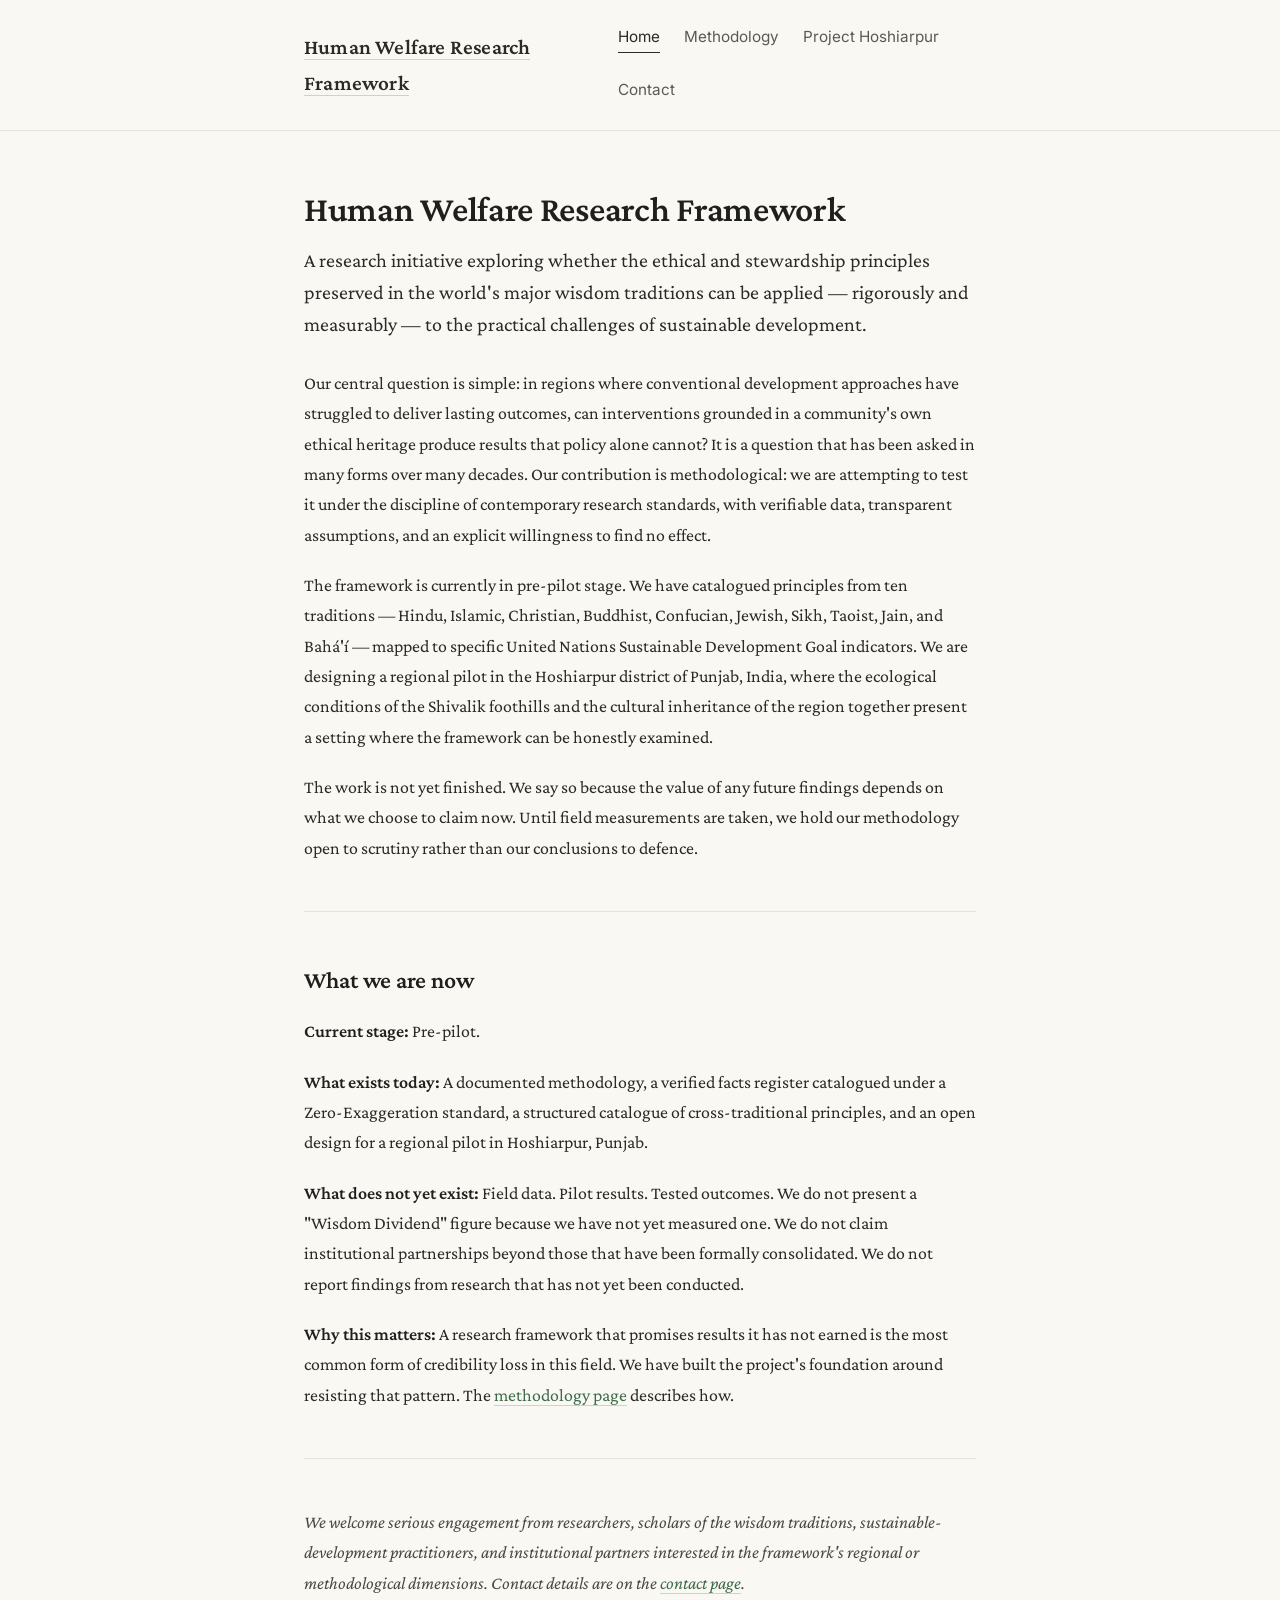
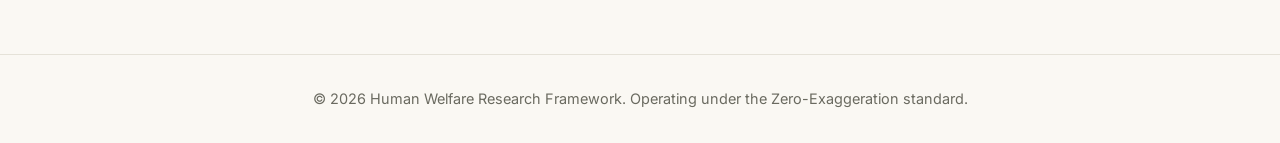
<file: index.html>
<!DOCTYPE html>
<html lang="en">
<head>
<meta charset="UTF-8">
<meta name="viewport" content="width=device-width, initial-scale=1.0">
<meta name="description" content="The Human Welfare Research Framework is a research initiative exploring whether the ethical and stewardship principles of the world's major wisdom traditions can be applied — rigorously and measurably — to the practical challenges of sustainable development.">
<title>Human Welfare Research Framework</title>
<link rel="preconnect" href="https://fonts.googleapis.com">
<link rel="preconnect" href="https://fonts.gstatic.com" crossorigin>
<link href="https://fonts.googleapis.com/css2?family=Crimson+Pro:wght@400;600&family=Inter:wght@400;500&display=swap" rel="stylesheet">
<link rel="stylesheet" href="style.css">
</head>
<body>

<header class="site-header">
  <div class="container">
    <div class="site-title"><a href="index.html">Human Welfare Research Framework</a></div>
    <nav class="site-nav">
      <a href="index.html" class="active">Home</a>
      <a href="methodology.html">Methodology</a>
      <a href="hoshiarpur.html">Project Hoshiarpur</a>
      <a href="contact.html">Contact</a>
    </nav>
  </div>
</header>

<main class="container">

  <h1>Human Welfare Research Framework</h1>

  <p class="lead">A research initiative exploring whether the ethical and stewardship principles preserved in the world's major wisdom traditions can be applied — rigorously and measurably — to the practical challenges of sustainable development.</p>

  <p>Our central question is simple: in regions where conventional development approaches have struggled to deliver lasting outcomes, can interventions grounded in a community's own ethical heritage produce results that policy alone cannot? It is a question that has been asked in many forms over many decades. Our contribution is methodological: we are attempting to test it under the discipline of contemporary research standards, with verifiable data, transparent assumptions, and an explicit willingness to find no effect.</p>

  <p>The framework is currently in pre-pilot stage. We have catalogued principles from ten traditions — Hindu, Islamic, Christian, Buddhist, Confucian, Jewish, Sikh, Taoist, Jain, and Bahá'í — mapped to specific United Nations Sustainable Development Goal indicators. We are designing a regional pilot in the Hoshiarpur district of Punjab, India, where the ecological conditions of the Shivalik foothills and the cultural inheritance of the region together present a setting where the framework can be honestly examined.</p>

  <p>The work is not yet finished. We say so because the value of any future findings depends on what we choose to claim now. Until field measurements are taken, we hold our methodology open to scrutiny rather than our conclusions to defence.</p>

  <hr class="section-break">

  <h2>What we are now</h2>

  <p><strong>Current stage:</strong> Pre-pilot.</p>

  <p><strong>What exists today:</strong> A documented methodology, a verified facts register catalogued under a Zero-Exaggeration standard, a structured catalogue of cross-traditional principles, and an open design for a regional pilot in Hoshiarpur, Punjab.</p>

  <p><strong>What does not yet exist:</strong> Field data. Pilot results. Tested outcomes. We do not present a "Wisdom Dividend" figure because we have not yet measured one. We do not claim institutional partnerships beyond those that have been formally consolidated. We do not report findings from research that has not yet been conducted.</p>

  <p><strong>Why this matters:</strong> A research framework that promises results it has not earned is the most common form of credibility loss in this field. We have built the project's foundation around resisting that pattern. The <a href="methodology.html">methodology page</a> describes how.</p>

  <hr class="section-break">

  <p class="closing-note">We welcome serious engagement from researchers, scholars of the wisdom traditions, sustainable-development practitioners, and institutional partners interested in the framework's regional or methodological dimensions. Contact details are on the <a href="contact.html">contact page</a>.</p>

</main>

<footer class="site-footer">
  <div class="container">
    <p>© 2026 Human Welfare Research Framework. Operating under the Zero-Exaggeration standard.</p>
  </div>
</footer>

</body>
</html>
</file>
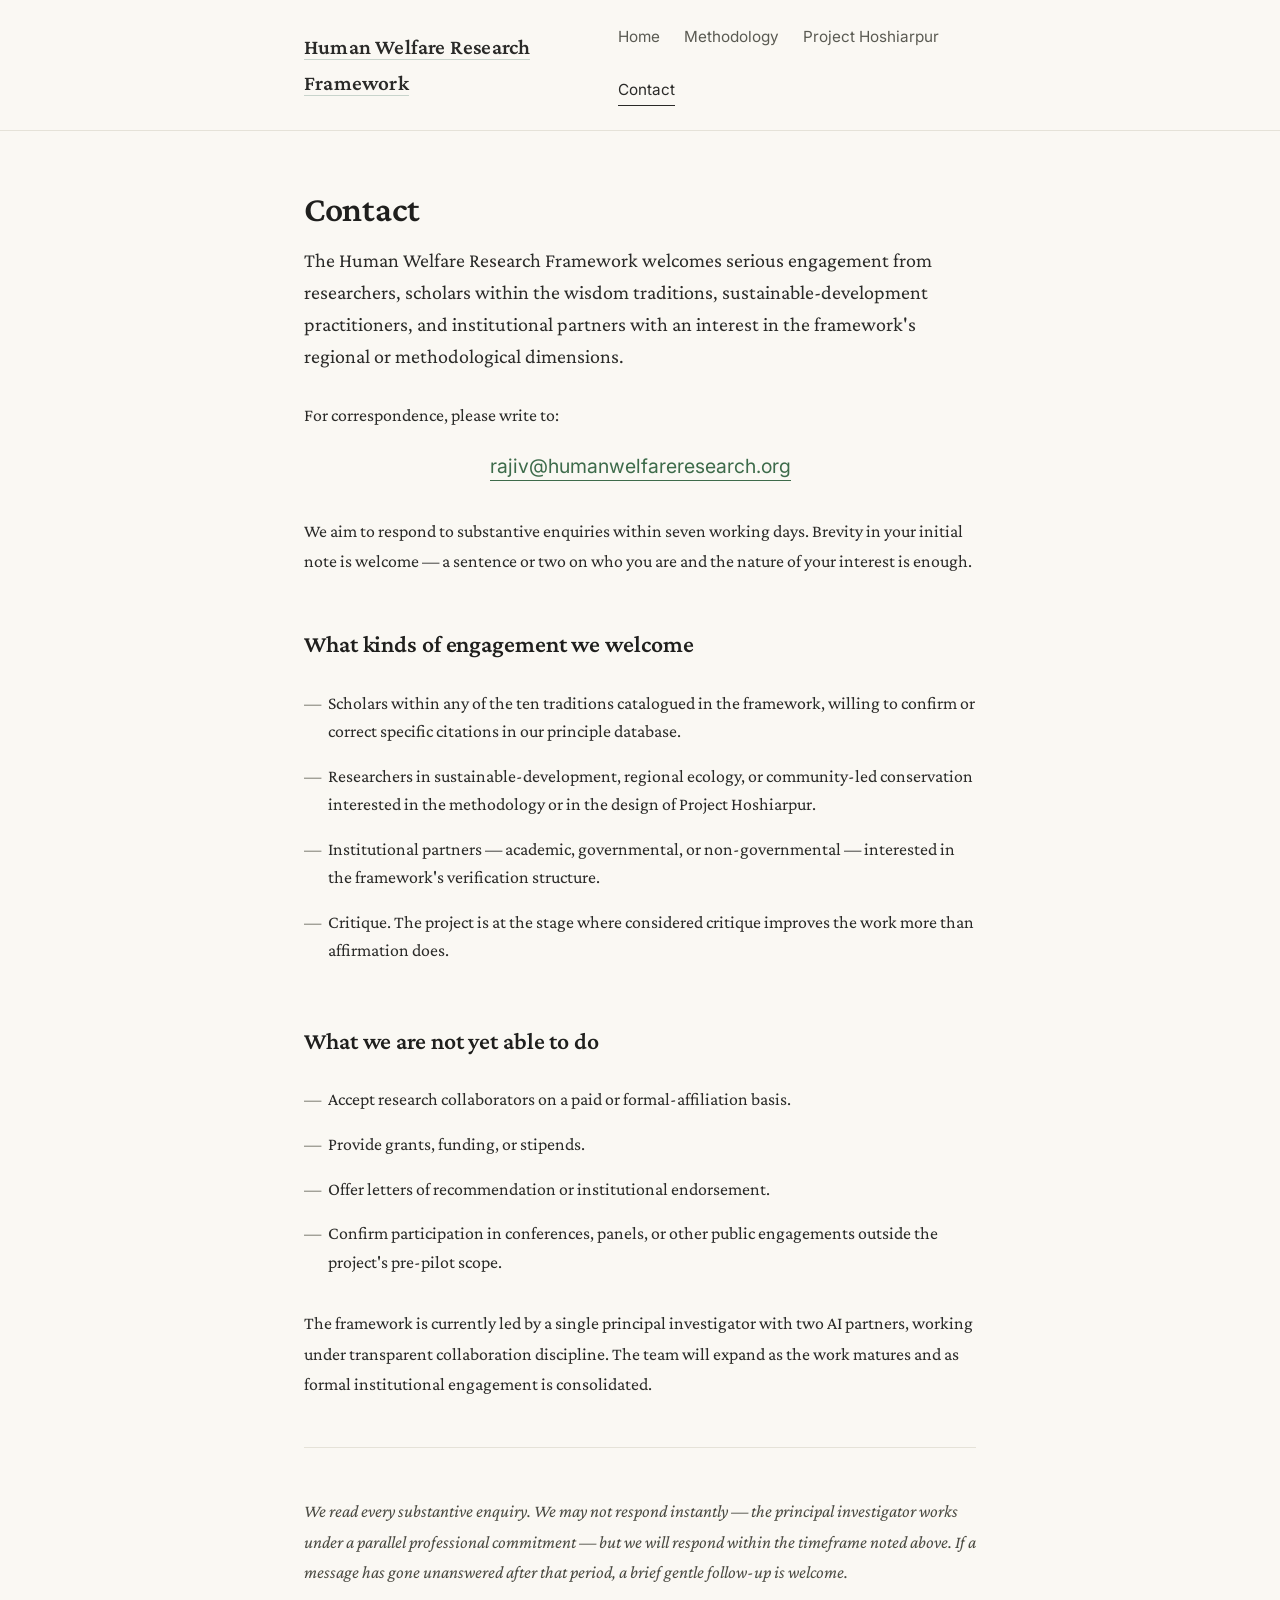
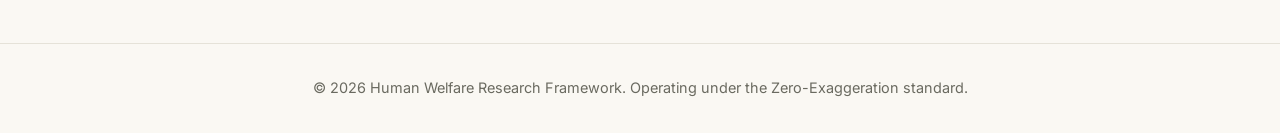
<file: contact.html>
<!DOCTYPE html>
<html lang="en">
<head>
<meta charset="UTF-8">
<meta name="viewport" content="width=device-width, initial-scale=1.0">
<meta name="description" content="Contact the Human Welfare Research Framework. Serious engagement welcome from researchers, scholars within the wisdom traditions, sustainable-development practitioners, and institutional partners.">
<title>Contact — Human Welfare Research Framework</title>
<link rel="preconnect" href="https://fonts.googleapis.com">
<link rel="preconnect" href="https://fonts.gstatic.com" crossorigin>
<link href="https://fonts.googleapis.com/css2?family=Crimson+Pro:wght@400;600&family=Inter:wght@400;500&display=swap" rel="stylesheet">
<link rel="stylesheet" href="style.css">
</head>
<body>

<header class="site-header">
  <div class="container">
    <div class="site-title"><a href="index.html">Human Welfare Research Framework</a></div>
    <nav class="site-nav">
      <a href="index.html">Home</a>
      <a href="methodology.html">Methodology</a>
      <a href="hoshiarpur.html">Project Hoshiarpur</a>
      <a href="contact.html" class="active">Contact</a>
    </nav>
  </div>
</header>

<main class="container">

  <h1>Contact</h1>

  <p class="lead">The Human Welfare Research Framework welcomes serious engagement from researchers, scholars within the wisdom traditions, sustainable-development practitioners, and institutional partners with an interest in the framework's regional or methodological dimensions.</p>

  <p>For correspondence, please write to:</p>

  <p class="email-link"><a href="mailto:rajiv@humanwelfareresearch.org">rajiv@humanwelfareresearch.org</a></p>

  <p>We aim to respond to substantive enquiries within seven working days. Brevity in your initial note is welcome — a sentence or two on who you are and the nature of your interest is enough.</p>

  <h2>What kinds of engagement we welcome</h2>

  <ul class="plain-list">
    <li>Scholars within any of the ten traditions catalogued in the framework, willing to confirm or correct specific citations in our principle database.</li>
    <li>Researchers in sustainable-development, regional ecology, or community-led conservation interested in the methodology or in the design of Project Hoshiarpur.</li>
    <li>Institutional partners — academic, governmental, or non-governmental — interested in the framework's verification structure.</li>
    <li>Critique. The project is at the stage where considered critique improves the work more than affirmation does.</li>
  </ul>

  <h2>What we are not yet able to do</h2>

  <ul class="plain-list">
    <li>Accept research collaborators on a paid or formal-affiliation basis.</li>
    <li>Provide grants, funding, or stipends.</li>
    <li>Offer letters of recommendation or institutional endorsement.</li>
    <li>Confirm participation in conferences, panels, or other public engagements outside the project's pre-pilot scope.</li>
  </ul>

  <p>The framework is currently led by a single principal investigator with two AI partners, working under transparent collaboration discipline. The team will expand as the work matures and as formal institutional engagement is consolidated.</p>

  <hr class="section-break">

  <p class="closing-note">We read every substantive enquiry. We may not respond instantly — the principal investigator works under a parallel professional commitment — but we will respond within the timeframe noted above. If a message has gone unanswered after that period, a brief gentle follow-up is welcome.</p>

</main>

<footer class="site-footer">
  <div class="container">
    <p>© 2026 Human Welfare Research Framework. Operating under the Zero-Exaggeration standard.</p>
  </div>
</footer>

</body>
</html>
</file>
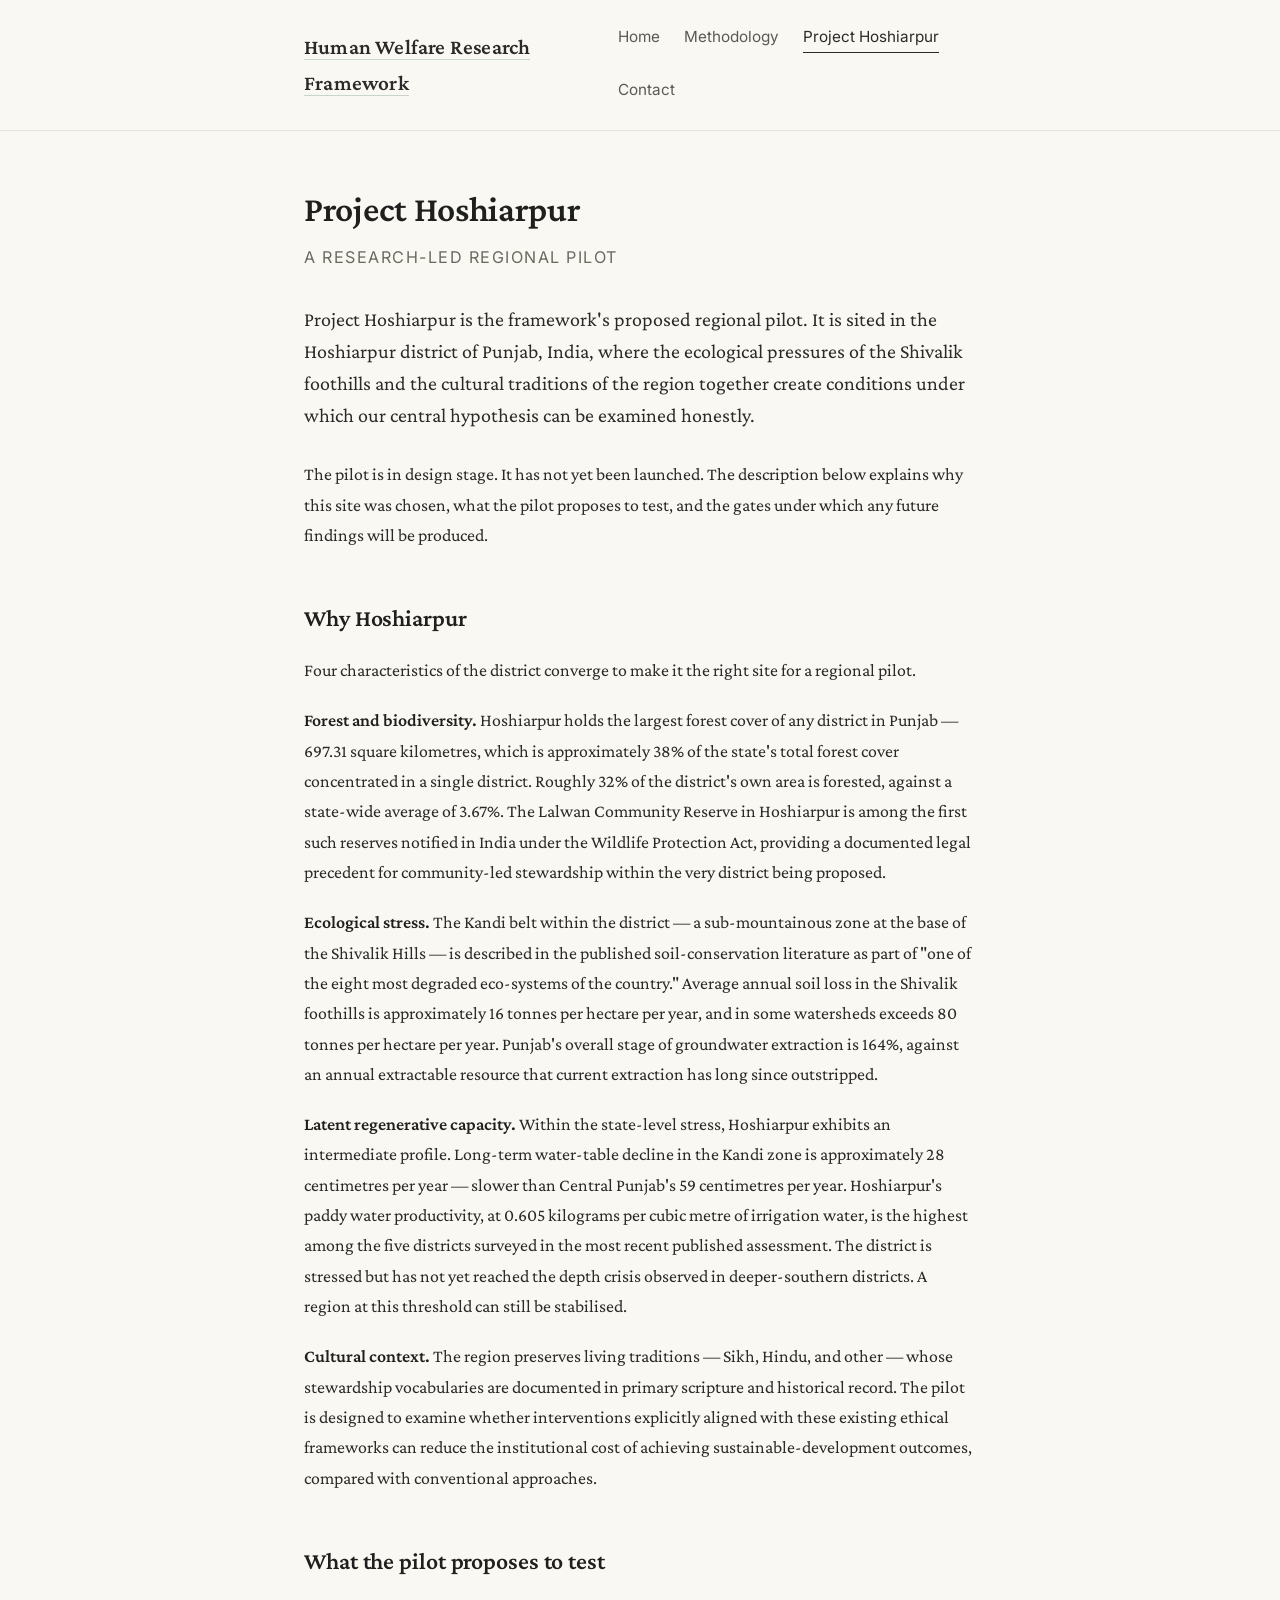
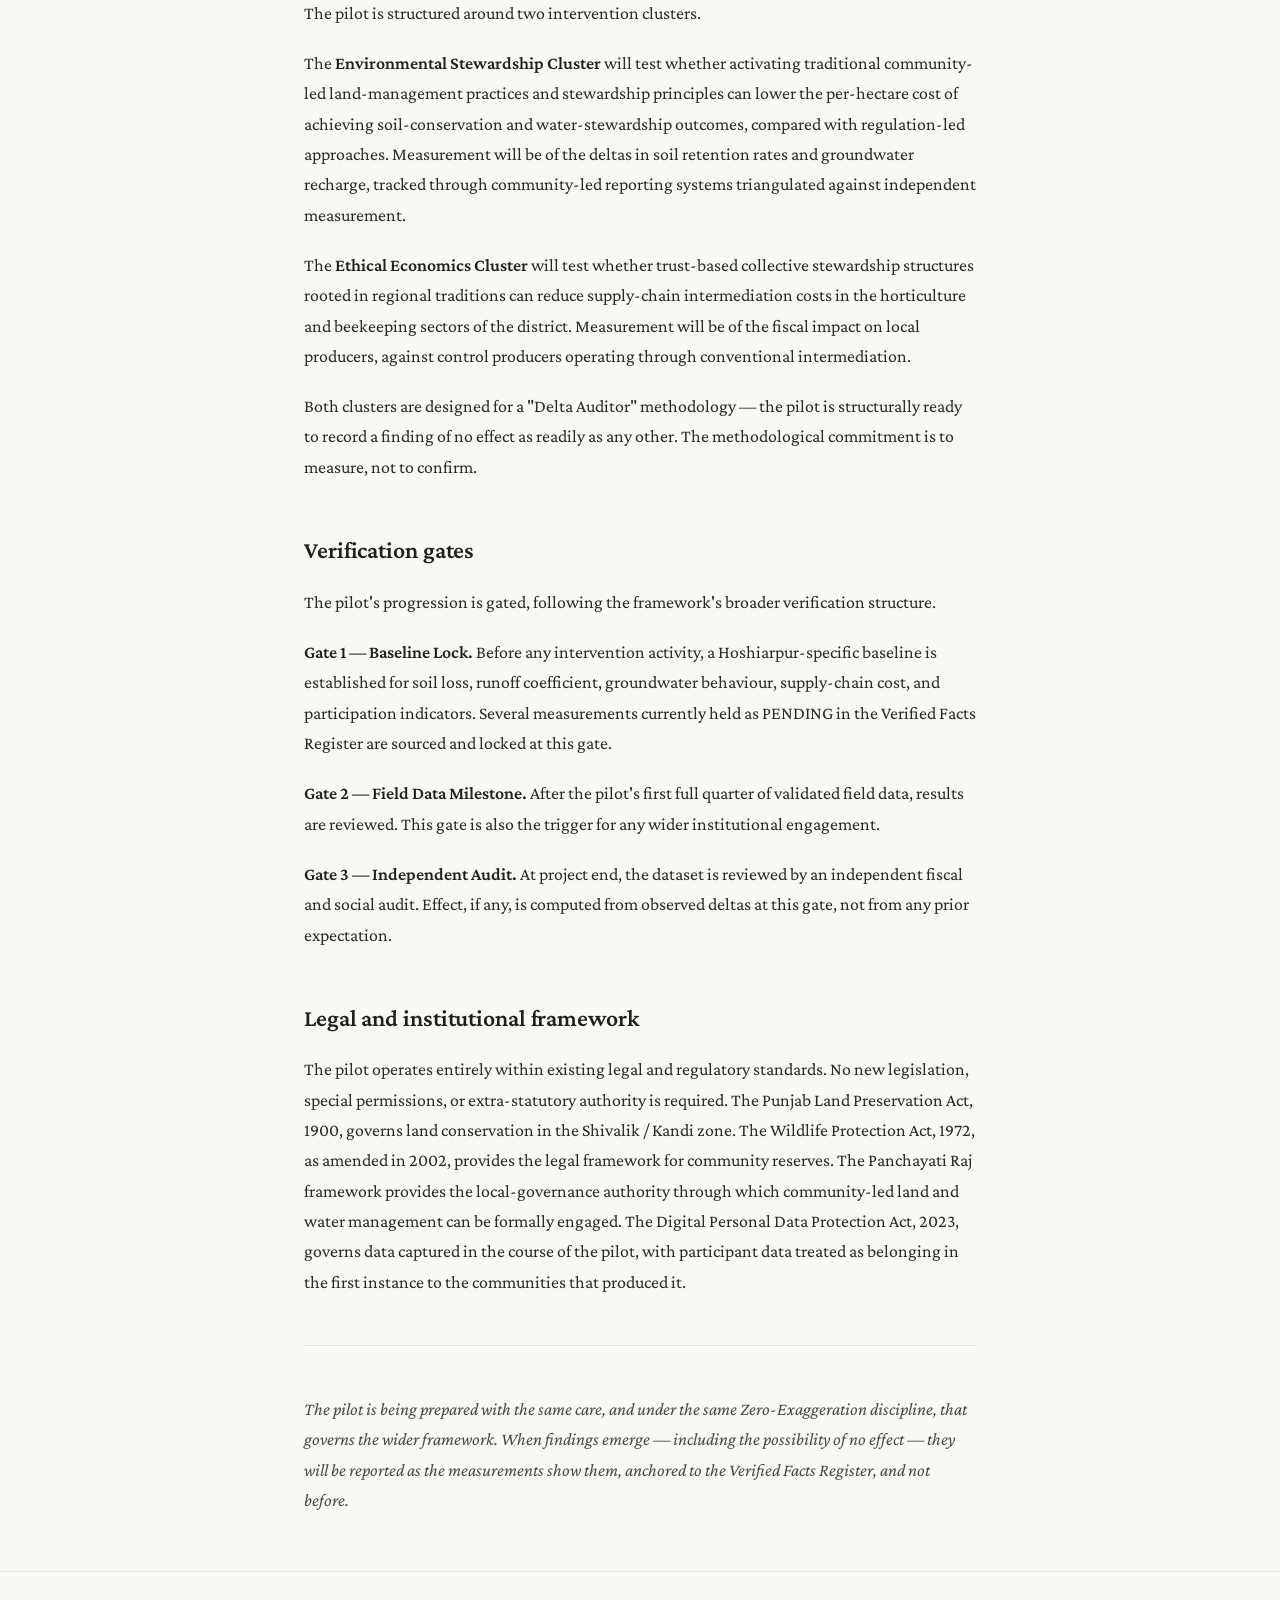
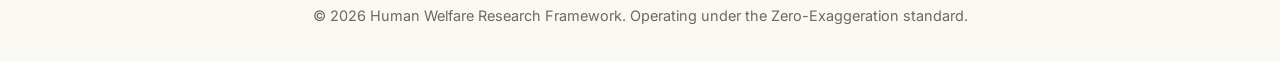
<file: hoshiarpur.html>
<!DOCTYPE html>
<html lang="en">
<head>
<meta charset="UTF-8">
<meta name="viewport" content="width=device-width, initial-scale=1.0">
<meta name="description" content="Project Hoshiarpur — the Human Welfare Research Framework's proposed regional pilot in the Hoshiarpur district of Punjab, India.">
<title>Project Hoshiarpur — Human Welfare Research Framework</title>
<link rel="preconnect" href="https://fonts.googleapis.com">
<link rel="preconnect" href="https://fonts.gstatic.com" crossorigin>
<link href="https://fonts.googleapis.com/css2?family=Crimson+Pro:wght@400;600&family=Inter:wght@400;500&display=swap" rel="stylesheet">
<link rel="stylesheet" href="style.css">
</head>
<body>

<header class="site-header">
  <div class="container">
    <div class="site-title"><a href="index.html">Human Welfare Research Framework</a></div>
    <nav class="site-nav">
      <a href="index.html">Home</a>
      <a href="methodology.html">Methodology</a>
      <a href="hoshiarpur.html" class="active">Project Hoshiarpur</a>
      <a href="contact.html">Contact</a>
    </nav>
  </div>
</header>

<main class="container">

  <h1>Project Hoshiarpur</h1>
  <p class="subtitle">A research-led regional pilot</p>

  <p class="lead">Project Hoshiarpur is the framework's proposed regional pilot. It is sited in the Hoshiarpur district of Punjab, India, where the ecological pressures of the Shivalik foothills and the cultural traditions of the region together create conditions under which our central hypothesis can be examined honestly.</p>

  <p>The pilot is in design stage. It has not yet been launched. The description below explains why this site was chosen, what the pilot proposes to test, and the gates under which any future findings will be produced.</p>

  <h2>Why Hoshiarpur</h2>

  <p>Four characteristics of the district converge to make it the right site for a regional pilot.</p>

  <p><strong>Forest and biodiversity.</strong> Hoshiarpur holds the largest forest cover of any district in Punjab — 697.31 square kilometres, which is approximately 38% of the state's total forest cover concentrated in a single district. Roughly 32% of the district's own area is forested, against a state-wide average of 3.67%. The Lalwan Community Reserve in Hoshiarpur is among the first such reserves notified in India under the Wildlife Protection Act, providing a documented legal precedent for community-led stewardship within the very district being proposed.</p>

  <p><strong>Ecological stress.</strong> The Kandi belt within the district — a sub-mountainous zone at the base of the Shivalik Hills — is described in the published soil-conservation literature as part of "one of the eight most degraded eco-systems of the country." Average annual soil loss in the Shivalik foothills is approximately 16 tonnes per hectare per year, and in some watersheds exceeds 80 tonnes per hectare per year. Punjab's overall stage of groundwater extraction is 164%, against an annual extractable resource that current extraction has long since outstripped.</p>

  <p><strong>Latent regenerative capacity.</strong> Within the state-level stress, Hoshiarpur exhibits an intermediate profile. Long-term water-table decline in the Kandi zone is approximately 28 centimetres per year — slower than Central Punjab's 59 centimetres per year. Hoshiarpur's paddy water productivity, at 0.605 kilograms per cubic metre of irrigation water, is the highest among the five districts surveyed in the most recent published assessment. The district is stressed but has not yet reached the depth crisis observed in deeper-southern districts. A region at this threshold can still be stabilised.</p>

  <p><strong>Cultural context.</strong> The region preserves living traditions — Sikh, Hindu, and other — whose stewardship vocabularies are documented in primary scripture and historical record. The pilot is designed to examine whether interventions explicitly aligned with these existing ethical frameworks can reduce the institutional cost of achieving sustainable-development outcomes, compared with conventional approaches.</p>

  <h2>What the pilot proposes to test</h2>

  <p>The pilot is structured around two intervention clusters.</p>

  <p>The <strong>Environmental Stewardship Cluster</strong> will test whether activating traditional community-led land-management practices and stewardship principles can lower the per-hectare cost of achieving soil-conservation and water-stewardship outcomes, compared with regulation-led approaches. Measurement will be of the deltas in soil retention rates and groundwater recharge, tracked through community-led reporting systems triangulated against independent measurement.</p>

  <p>The <strong>Ethical Economics Cluster</strong> will test whether trust-based collective stewardship structures rooted in regional traditions can reduce supply-chain intermediation costs in the horticulture and beekeeping sectors of the district. Measurement will be of the fiscal impact on local producers, against control producers operating through conventional intermediation.</p>

  <p>Both clusters are designed for a "Delta Auditor" methodology — the pilot is structurally ready to record a finding of no effect as readily as any other. The methodological commitment is to measure, not to confirm.</p>

  <h2>Verification gates</h2>

  <p>The pilot's progression is gated, following the framework's broader verification structure.</p>

  <p><strong>Gate 1 — Baseline Lock.</strong> Before any intervention activity, a Hoshiarpur-specific baseline is established for soil loss, runoff coefficient, groundwater behaviour, supply-chain cost, and participation indicators. Several measurements currently held as PENDING in the Verified Facts Register are sourced and locked at this gate.</p>

  <p><strong>Gate 2 — Field Data Milestone.</strong> After the pilot's first full quarter of validated field data, results are reviewed. This gate is also the trigger for any wider institutional engagement.</p>

  <p><strong>Gate 3 — Independent Audit.</strong> At project end, the dataset is reviewed by an independent fiscal and social audit. Effect, if any, is computed from observed deltas at this gate, not from any prior expectation.</p>

  <h2>Legal and institutional framework</h2>

  <p>The pilot operates entirely within existing legal and regulatory standards. No new legislation, special permissions, or extra-statutory authority is required. The Punjab Land Preservation Act, 1900, governs land conservation in the Shivalik / Kandi zone. The Wildlife Protection Act, 1972, as amended in 2002, provides the legal framework for community reserves. The Panchayati Raj framework provides the local-governance authority through which community-led land and water management can be formally engaged. The Digital Personal Data Protection Act, 2023, governs data captured in the course of the pilot, with participant data treated as belonging in the first instance to the communities that produced it.</p>

  <hr class="section-break">

  <p class="closing-note">The pilot is being prepared with the same care, and under the same Zero-Exaggeration discipline, that governs the wider framework. When findings emerge — including the possibility of no effect — they will be reported as the measurements show them, anchored to the Verified Facts Register, and not before.</p>

</main>

<footer class="site-footer">
  <div class="container">
    <p>© 2026 Human Welfare Research Framework. Operating under the Zero-Exaggeration standard.</p>
  </div>
</footer>

</body>
</html>
</file>
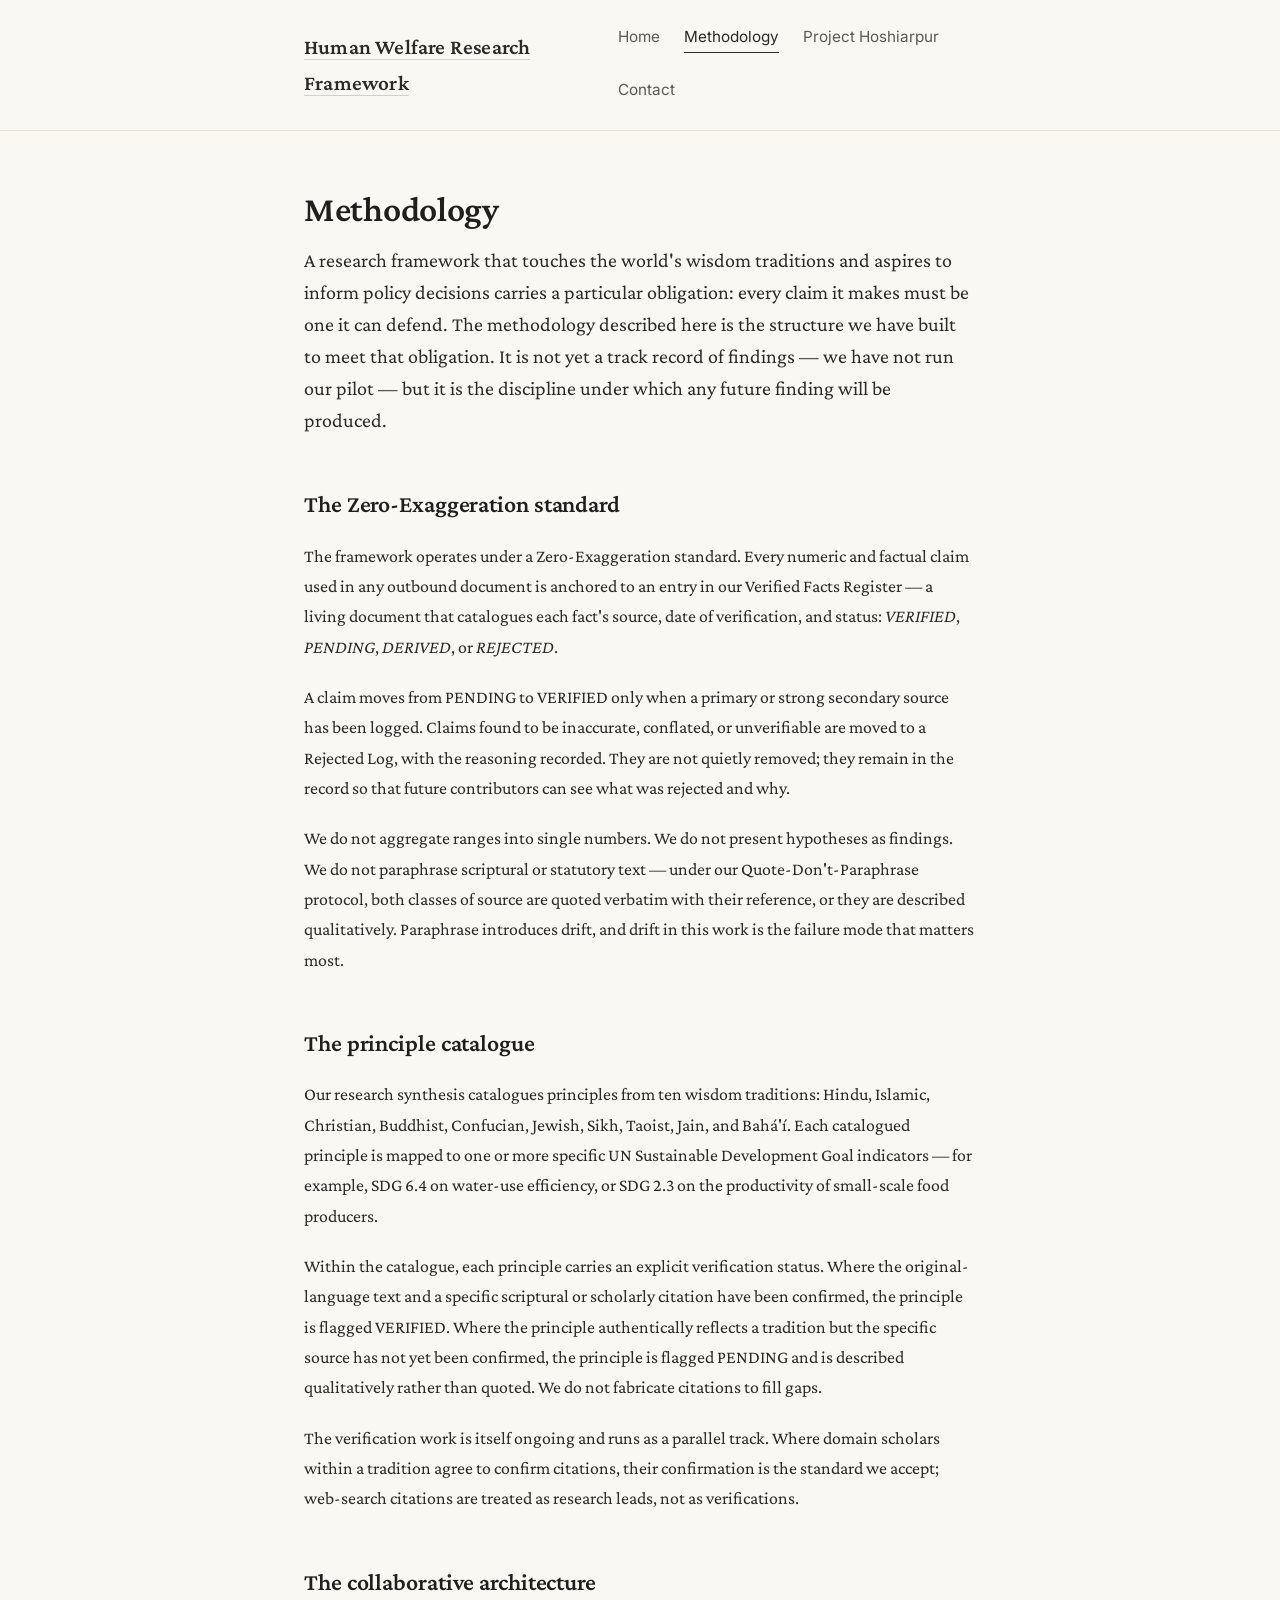
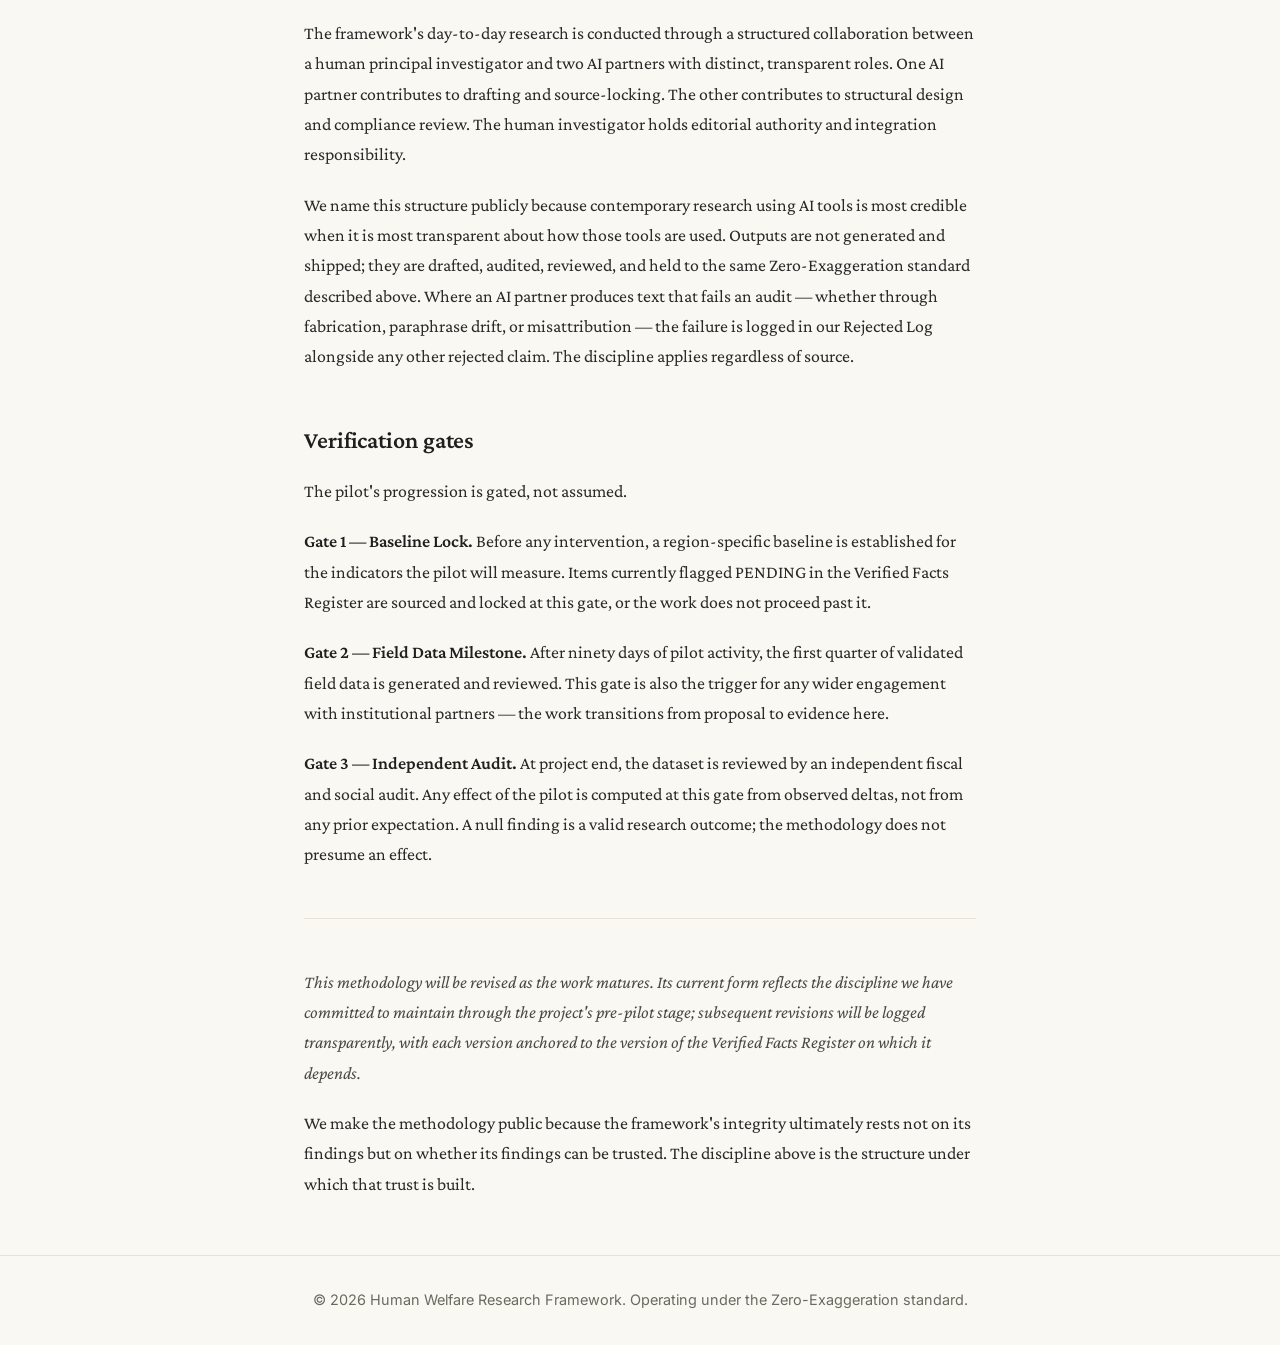
<file: methodology.html>
<!DOCTYPE html>
<html lang="en">
<head>
<meta charset="UTF-8">
<meta name="viewport" content="width=device-width, initial-scale=1.0">
<meta name="description" content="The methodology of the Human Welfare Research Framework — the Zero-Exaggeration standard, the Verified Facts Register, the Quote-Don't-Paraphrase protocol, and the verification gates governing the pilot.">
<title>Methodology — Human Welfare Research Framework</title>
<link rel="preconnect" href="https://fonts.googleapis.com">
<link rel="preconnect" href="https://fonts.gstatic.com" crossorigin>
<link href="https://fonts.googleapis.com/css2?family=Crimson+Pro:wght@400;600&family=Inter:wght@400;500&display=swap" rel="stylesheet">
<link rel="stylesheet" href="style.css">
</head>
<body>

<header class="site-header">
  <div class="container">
    <div class="site-title"><a href="index.html">Human Welfare Research Framework</a></div>
    <nav class="site-nav">
      <a href="index.html">Home</a>
      <a href="methodology.html" class="active">Methodology</a>
      <a href="hoshiarpur.html">Project Hoshiarpur</a>
      <a href="contact.html">Contact</a>
    </nav>
  </div>
</header>

<main class="container">

  <h1>Methodology</h1>

  <p class="lead">A research framework that touches the world's wisdom traditions and aspires to inform policy decisions carries a particular obligation: every claim it makes must be one it can defend. The methodology described here is the structure we have built to meet that obligation. It is not yet a track record of findings — we have not run our pilot — but it is the discipline under which any future finding will be produced.</p>

  <h2>The Zero-Exaggeration standard</h2>

  <p>The framework operates under a Zero-Exaggeration standard. Every numeric and factual claim used in any outbound document is anchored to an entry in our Verified Facts Register — a living document that catalogues each fact's source, date of verification, and status: <em>VERIFIED</em>, <em>PENDING</em>, <em>DERIVED</em>, or <em>REJECTED</em>.</p>

  <p>A claim moves from PENDING to VERIFIED only when a primary or strong secondary source has been logged. Claims found to be inaccurate, conflated, or unverifiable are moved to a Rejected Log, with the reasoning recorded. They are not quietly removed; they remain in the record so that future contributors can see what was rejected and why.</p>

  <p>We do not aggregate ranges into single numbers. We do not present hypotheses as findings. We do not paraphrase scriptural or statutory text — under our Quote-Don't-Paraphrase protocol, both classes of source are quoted verbatim with their reference, or they are described qualitatively. Paraphrase introduces drift, and drift in this work is the failure mode that matters most.</p>

  <h2>The principle catalogue</h2>

  <p>Our research synthesis catalogues principles from ten wisdom traditions: Hindu, Islamic, Christian, Buddhist, Confucian, Jewish, Sikh, Taoist, Jain, and Bahá'í. Each catalogued principle is mapped to one or more specific UN Sustainable Development Goal indicators — for example, SDG 6.4 on water-use efficiency, or SDG 2.3 on the productivity of small-scale food producers.</p>

  <p>Within the catalogue, each principle carries an explicit verification status. Where the original-language text and a specific scriptural or scholarly citation have been confirmed, the principle is flagged VERIFIED. Where the principle authentically reflects a tradition but the specific source has not yet been confirmed, the principle is flagged PENDING and is described qualitatively rather than quoted. We do not fabricate citations to fill gaps.</p>

  <p>The verification work is itself ongoing and runs as a parallel track. Where domain scholars within a tradition agree to confirm citations, their confirmation is the standard we accept; web-search citations are treated as research leads, not as verifications.</p>

  <h2>The collaborative architecture</h2>

  <p>The framework's day-to-day research is conducted through a structured collaboration between a human principal investigator and two AI partners with distinct, transparent roles. One AI partner contributes to drafting and source-locking. The other contributes to structural design and compliance review. The human investigator holds editorial authority and integration responsibility.</p>

  <p>We name this structure publicly because contemporary research using AI tools is most credible when it is most transparent about how those tools are used. Outputs are not generated and shipped; they are drafted, audited, reviewed, and held to the same Zero-Exaggeration standard described above. Where an AI partner produces text that fails an audit — whether through fabrication, paraphrase drift, or misattribution — the failure is logged in our Rejected Log alongside any other rejected claim. The discipline applies regardless of source.</p>

  <h2>Verification gates</h2>

  <p>The pilot's progression is gated, not assumed.</p>

  <p><strong>Gate 1 — Baseline Lock.</strong> Before any intervention, a region-specific baseline is established for the indicators the pilot will measure. Items currently flagged PENDING in the Verified Facts Register are sourced and locked at this gate, or the work does not proceed past it.</p>

  <p><strong>Gate 2 — Field Data Milestone.</strong> After ninety days of pilot activity, the first quarter of validated field data is generated and reviewed. This gate is also the trigger for any wider engagement with institutional partners — the work transitions from proposal to evidence here.</p>

  <p><strong>Gate 3 — Independent Audit.</strong> At project end, the dataset is reviewed by an independent fiscal and social audit. Any effect of the pilot is computed at this gate from observed deltas, not from any prior expectation. A null finding is a valid research outcome; the methodology does not presume an effect.</p>

  <hr class="section-break">

  <p class="closing-note">This methodology will be revised as the work matures. Its current form reflects the discipline we have committed to maintain through the project's pre-pilot stage; subsequent revisions will be logged transparently, with each version anchored to the version of the Verified Facts Register on which it depends.</p>

  <p>We make the methodology public because the framework's integrity ultimately rests not on its findings but on whether its findings can be trusted. The discipline above is the structure under which that trust is built.</p>

</main>

<footer class="site-footer">
  <div class="container">
    <p>© 2026 Human Welfare Research Framework. Operating under the Zero-Exaggeration standard.</p>
  </div>
</footer>

</body>
</html>
</file>
<file: style.css>
/* ============================================================
   Human Welfare Research Framework — Stylesheet
   Academic-serif aesthetic. Restrained palette. No JS needed.
   ============================================================ */

/* Reset and base */
* { box-sizing: border-box; margin: 0; padding: 0; }

html {
  font-size: 17px;
  -webkit-text-size-adjust: 100%;
}

body {
  font-family: 'Crimson Pro', Georgia, 'Times New Roman', serif;
  font-weight: 400;
  line-height: 1.7;
  color: #2a2a28;
  background-color: #faf8f3;
  -webkit-font-smoothing: antialiased;
  -moz-osx-font-smoothing: grayscale;
}

.container {
  max-width: 720px;
  margin: 0 auto;
  padding: 0 24px;
}

/* Header */
.site-header {
  border-bottom: 1px solid #e5e2d8;
  padding: 24px 0;
  margin-bottom: 56px;
  background-color: #faf8f3;
}

.site-header .container {
  display: flex;
  flex-direction: column;
  gap: 16px;
}

.site-title a {
  font-family: 'Crimson Pro', Georgia, serif;
  font-size: 1.25rem;
  font-weight: 600;
  color: #2a2a28;
  text-decoration: none;
  letter-spacing: 0.2px;
}

.site-nav {
  display: flex;
  gap: 24px;
  flex-wrap: wrap;
}

.site-nav a {
  font-family: 'Inter', -apple-system, BlinkMacSystemFont, sans-serif;
  font-size: 0.9rem;
  font-weight: 400;
  color: #5a5a52;
  text-decoration: none;
  padding-bottom: 2px;
  border-bottom: 1px solid transparent;
  transition: color 0.15s ease, border-color 0.15s ease;
}

.site-nav a:hover {
  color: #3d6b4a;
  border-bottom-color: #3d6b4a;
}

.site-nav a.active {
  color: #2a2a28;
  border-bottom-color: #2a2a28;
}

/* Main content */
main {
  padding: 0 24px;
  margin-bottom: 80px;
}

h1 {
  font-family: 'Crimson Pro', Georgia, serif;
  font-size: 2.1rem;
  font-weight: 600;
  line-height: 1.25;
  color: #1f1f1d;
  margin-bottom: 12px;
  letter-spacing: -0.3px;
}

.subtitle {
  font-family: 'Inter', sans-serif;
  font-size: 0.95rem;
  color: #6a6a60;
  text-transform: uppercase;
  letter-spacing: 1.5px;
  margin-bottom: 32px;
}

h2 {
  font-family: 'Crimson Pro', Georgia, serif;
  font-size: 1.4rem;
  font-weight: 600;
  color: #1f1f1d;
  margin-top: 48px;
  margin-bottom: 16px;
  letter-spacing: -0.1px;
}

p {
  margin-bottom: 20px;
  font-size: 1.05rem;
}

p.lead {
  font-size: 1.18rem;
  line-height: 1.6;
  color: #2a2a28;
  margin-bottom: 28px;
  margin-top: 8px;
}

p.closing-note {
  font-style: italic;
  color: #4a4a42;
}

p.email-link {
  text-align: center;
  font-size: 1.15rem;
  margin: 16px 0 32px;
}

p.email-link a {
  font-family: 'Inter', sans-serif;
  color: #3d6b4a;
  text-decoration: none;
  border-bottom: 1px solid #3d6b4a;
  padding-bottom: 2px;
}

p.email-link a:hover {
  color: #2a4d34;
  border-bottom-color: #2a4d34;
}

a {
  color: #3d6b4a;
  text-decoration: none;
  border-bottom: 1px solid #c8d4cc;
  transition: border-color 0.15s ease;
}

a:hover {
  border-bottom-color: #3d6b4a;
}

strong {
  color: #1f1f1d;
  font-weight: 600;
}

em {
  font-style: italic;
  color: #2a2a28;
}

/* Lists */
ul.plain-list {
  list-style: none;
  margin-bottom: 24px;
  padding-left: 0;
}

ul.plain-list li {
  padding: 8px 0 8px 24px;
  position: relative;
  font-size: 1.05rem;
  line-height: 1.6;
}

ul.plain-list li::before {
  content: "—";
  position: absolute;
  left: 0;
  color: #6a6a60;
}

/* Section break */
hr.section-break {
  border: none;
  border-top: 1px solid #e5e2d8;
  margin: 48px 0;
}

/* Footer */
.site-footer {
  border-top: 1px solid #e5e2d8;
  padding: 32px 0;
  margin-top: 56px;
  background-color: #faf8f3;
}

.site-footer p {
  font-family: 'Inter', sans-serif;
  font-size: 0.85rem;
  color: #6a6a60;
  margin: 0;
  text-align: center;
}

/* Responsive — phones */
@media (max-width: 600px) {
  html { font-size: 16px; }
  .container { padding: 0 18px; }
  h1 { font-size: 1.75rem; }
  h2 { font-size: 1.25rem; margin-top: 36px; }
  p.lead { font-size: 1.1rem; }
  .site-header { margin-bottom: 36px; padding: 18px 0; }
  .site-nav { gap: 16px; }
  hr.section-break { margin: 36px 0; }
}

/* Larger screens — desktops and wide tablets */
@media (min-width: 800px) {
  .site-header .container {
    flex-direction: row;
    justify-content: space-between;
    align-items: center;
  }
}
</file>
